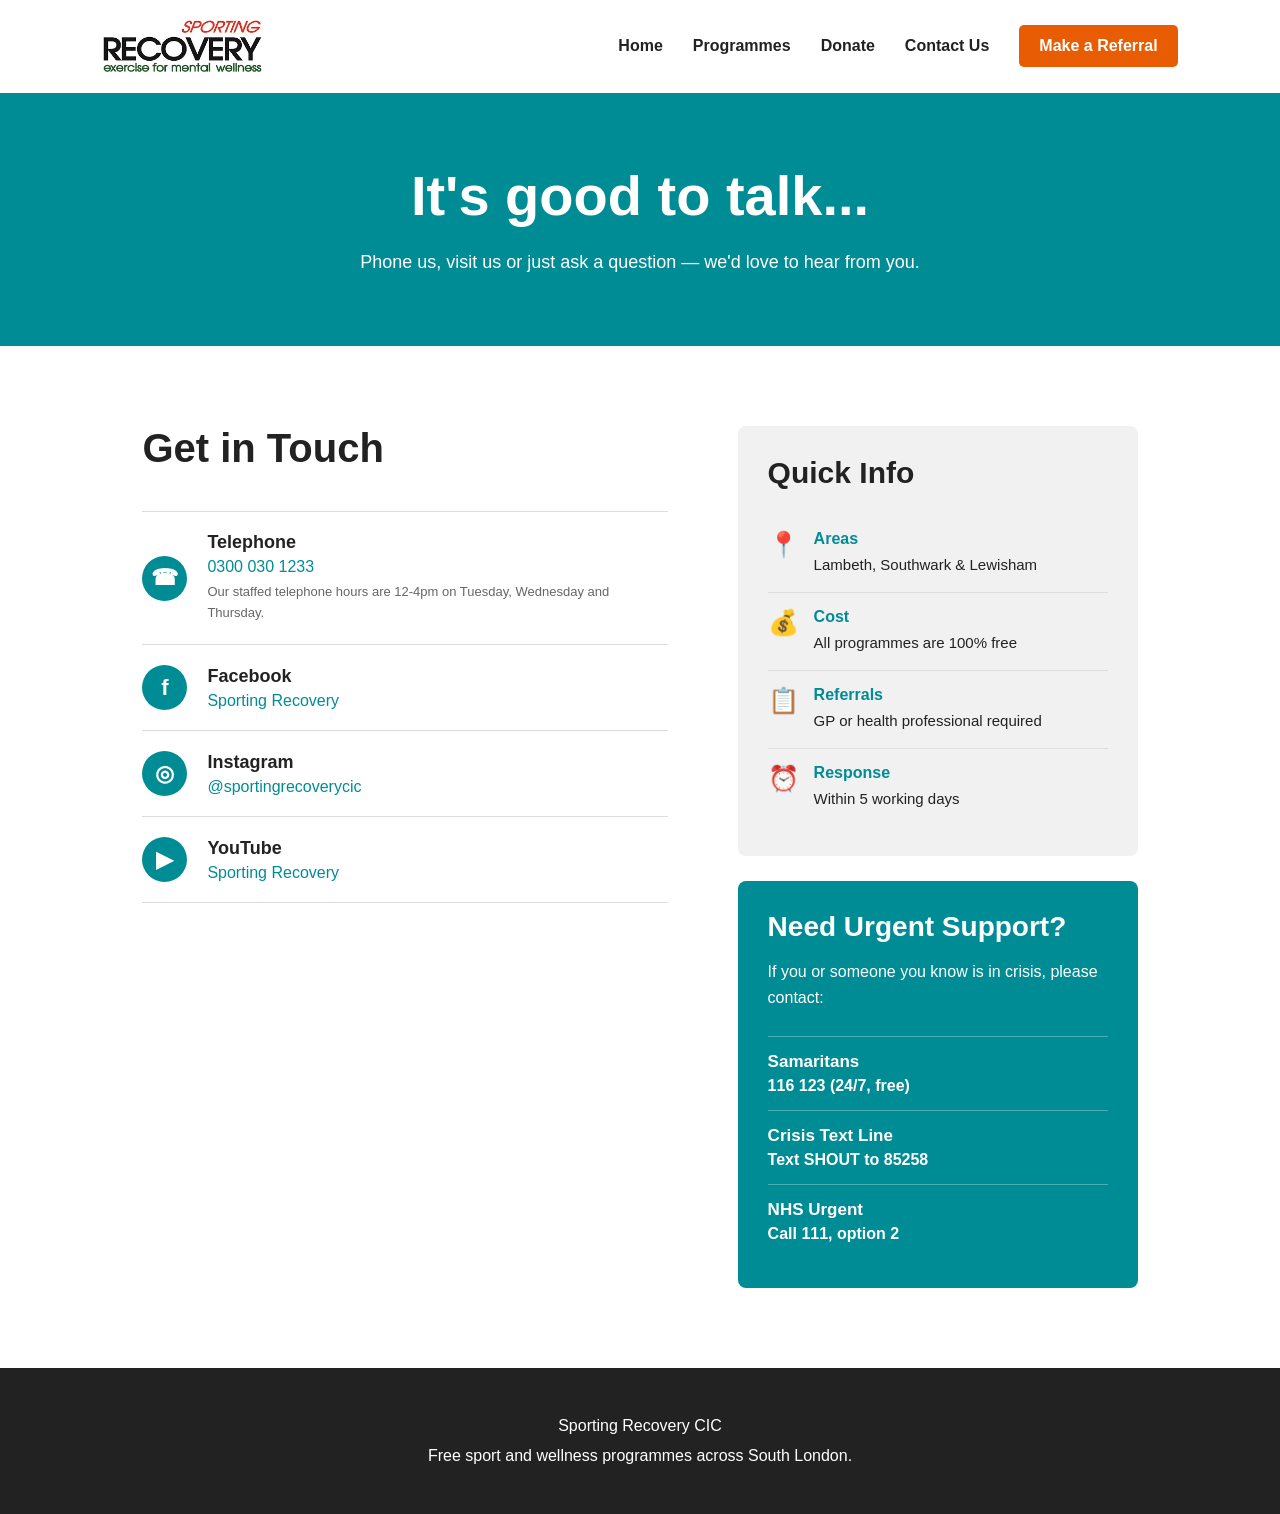
<file: pages/contact.html>
<!DOCTYPE html>

<html lang="en">

<head>
    <meta charset="UTF-8">
    <meta name="viewport" content="width=device-width, initial-scale=1.0">
    <title>Contact Us - Sporting Recovery</title>
    <link rel="stylesheet" href="../styles.css?v=2">
    <link rel="icon" type="image/png" href="../images/sr_icon.webp">
</head>

<body>

<!-- Header -->

<header>

    <a class="logo-link" href="../index.html">
        <img src="../images/sr-logo.jpg" alt="Sporting Recovery Logo">
    </a>

    <nav>

        <a class="nav-link" href="../index.html">
            Home
        </a>

        <a class="nav-link" href="./programmes.html">
            Programmes
        </a>

        <a class="nav-link" href="./donate.html">
            Donate
        </a>

        <a class="nav-link" href="./contact.html">
            Contact Us
        </a>

        <a class="header-button" href="./makereferral.html">
            Make a Referral
        </a>

    </nav>

</header>


<main>

    <!-- Contact Introduction -->

    <section class="contact-intro">

        <h1>
            It's good to talk...
        </h1>

        <p>
            Phone us, visit us or just ask a question — we'd love to
            hear from you.
        </p>

    </section>


    <!-- Contact Information -->

    <section class="contact-section">

        <!-- Left Side -->

        <div class="contact-details">

            <h2>
                Get in Touch
            </h2>


            <!-- Telephone -->

            <div class="contact-item">

                <div class="contact-icon">
                    ☎
                </div>

                <div>
                    <h3>Telephone</h3>

                    <a href="tel:03000301233">
                        0300 030 1233
                    </a>

                    <p class="contact-note">
                        Our staffed telephone hours are 12-4pm on Tuesday, Wednesday and Thursday.
                    </p>
                </div>

            </div>


            <!-- Facebook -->

            <div class="contact-item">

                <div class="contact-icon">
                    f
                </div>

                <div>
                    <h3>Facebook</h3>

                    <a
                        href="https://www.facebook.com/sportingrecovery/"
                        target="_blank"
                        rel="noopener noreferrer"
                    >
                        Sporting Recovery
                    </a>
                </div>

            </div>


            <!-- Instagram -->

            <div class="contact-item">

                <div class="contact-icon">
                    ◎
                </div>

                <div>
                    <h3>Instagram</h3>

                    <a
                        href="https://www.instagram.com/sportingrecoverycic/"
                        target="_blank"
                        rel="noopener noreferrer"
                    >
                        @sportingrecoverycic
                    </a>
                </div>

            </div>


            <!-- YouTube -->

            <div class="contact-item">

                <div class="contact-icon">
                    ▶
                </div>

                <div>
                    <h3>YouTube</h3>

                    <a
                        href="https://www.youtube.com/@sportingrecovery2006"
                        target="_blank"
                        rel="noopener noreferrer"
                    >
                        Sporting Recovery
                    </a>
                </div>

            </div>

        </div>


        <!-- Right Side -->

        <div class="contact-sidebar">


            <!-- Quick Info -->

            <div class="quick-info">

                <h2>
                    Quick Info
                </h2>


                <div class="quick-info-item">

                    <span>📍</span>

                    <div>
                        <h3>Areas</h3>
                        <p>
                            Lambeth, Southwark &amp; Lewisham
                        </p>
                    </div>

                </div>


                <div class="quick-info-item">

                    <span>💰</span>

                    <div>
                        <h3>Cost</h3>
                        <p>
                            All programmes are 100% free
                        </p>
                    </div>

                </div>


                <div class="quick-info-item">

                    <span>📋</span>

                    <div>
                        <h3>Referrals</h3>
                        <p>
                            GP or health professional required
                        </p>
                    </div>

                </div>


                <div class="quick-info-item">

                    <span>⏰</span>

                    <div>
                        <h3>Response</h3>
                        <p>
                            Within 5 working days
                        </p>
                    </div>

                </div>

            </div>


            <!-- Urgent Support -->

            <div class="urgent-support">

                <h2>
                    Need Urgent Support?
                </h2>

                <p>
                    If you or someone you know is in crisis, please
                    contact:
                </p>


                <div class="support-contact">

                    <h3>
                        Samaritans
                    </h3>

                    <strong>
                        116 123 (24/7, free)
                    </strong>

                </div>


                <div class="support-contact">

                    <h3>
                        Crisis Text Line
                    </h3>

                    <strong>
                        Text SHOUT to 85258
                    </strong>

                </div>


                <div class="support-contact">

                    <h3>
                        NHS Urgent
                    </h3>

                    <strong>
                        Call 111, option 2
                    </strong>

                </div>

            </div>

        </div>

    </section>

</main>


<!-- Footer -->

<footer>

    <p>
        Sporting Recovery CIC
    </p>

    <p>
        Free sport and wellness programmes across South London.
    </p>

</footer>


</body>

</html>
</file>
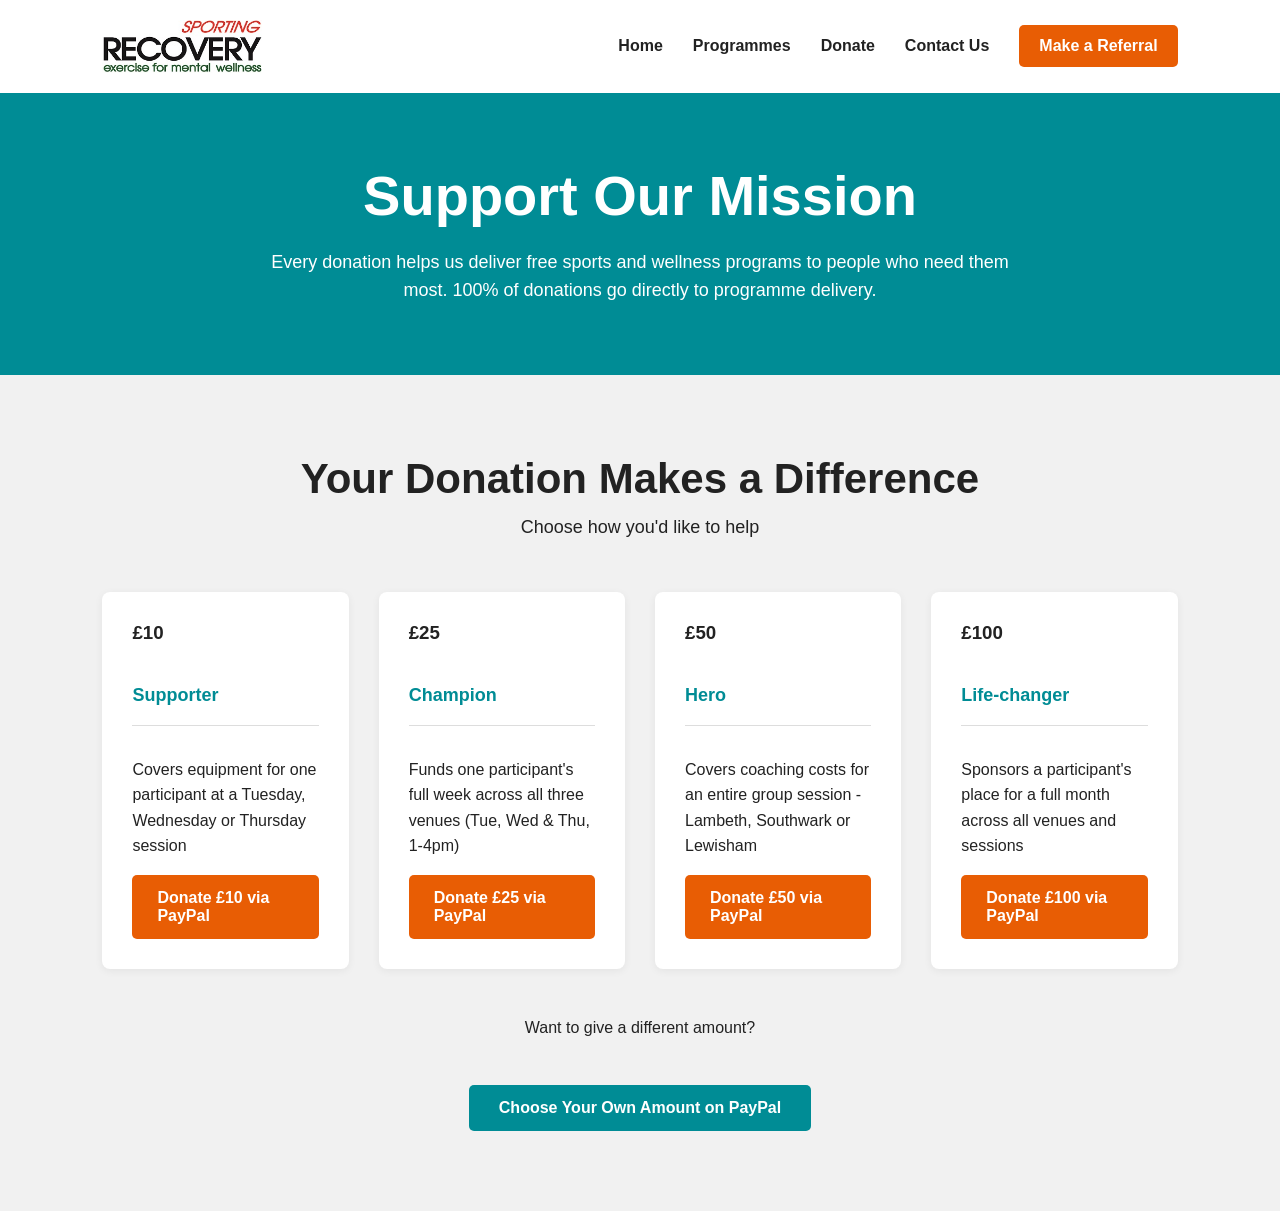
<file: pages/donate.html>
<!DOCTYPE html>

<html lang="en">

<head>
    <meta charset="UTF-8">
    <meta name="viewport" content="width=device-width, initial-scale=1.0">
    <title>Contact Us - Sporting Recovery</title>
    <link rel="stylesheet" href="../styles.css?v=2">
    <link rel="icon" type="image/png" href="../images/sr_icon.webp">
</head>

</head>
<body>

    <!-- Header -->

<header>

    <a class="logo-link" href="../index.html">
        <img src="../images/sr-logo.jpg" alt="Sporting Recovery Logo">
    </a>

    <nav>

        <a class="nav-link" href="../index.html">
            Home
        </a>

        <a class="nav-link" href="./programmes.html">
            Programmes
        </a>

        <a class="nav-link" href="./donate.html">
            Donate
        </a>

        <a class="nav-link" href="./contact.html">
            Contact Us
        </a>

        <a class="header-button" href="./makereferral.html">
            Make a Referral
        </a>

    </nav>

</header>

<main>

<!--Page introduction-->

    <section class="donate-intro">
        <h1>Support Our Mission</h1>
        <p>
            Every donation helps us deliver free sports and wellness programs to 
            people who need them most. 100% of donations go directly to programme delivery.
        </p>
    </section>

<!--Donate buttons-->
    <section class="donate-section">

        <div class="section-heading">
            <h2>Your Donation Makes a Difference</h2>
            <p>Choose how you'd like to help</p>
        </div>

        <div class="options-container">

            <!--£10-->
            <div class="donate-option">

                <h3>£10</h3>

                <p class="donate-type">Supporter</p>

                <p>Covers equipment for one participant at a Tuesday, Wednesday
                    or Thursday session
                </p>

                
                    <a class="button" href="https://www.paypal.com/paypalme/sportingrecovery/10GBP">
                        Donate £10 via PayPal
                    </a>

            </div>

            <!--£25-->
            <div class="donate-option">

                <h3>£25</h3>

                <p class="donate-type">Champion</p>

                <p>
                    Funds one participant's full week across all three venues
                    (Tue, Wed & Thu, 1-4pm)
                </p>

                
                    <a class="button" href="https://www.paypal.com/paypalme/sportingrecovery/25GBP">
                        Donate £25 via PayPal
                    </a>               

            </div>

            <!--£50-->
            <div class="donate-option">

                <h3>£50</h3>

                <p class="donate-type">Hero</p>

                <p>
                    Covers coaching costs for an entire group session - Lambeth, Southwark
                    or Lewisham
                </p>

                    <a class="button" href="https://www.paypal.com/paypalme/sportingrecovery/50GBP">
                        Donate £50 via PayPal
                    </a>

            </div>

            <!--£100-->
            <div class="donate-option">

                <h3>£100</h3>

                <p class="donate-type">Life-changer</p>

                <p>
                    Sponsors a participant's place for a full month across all
                    venues and sessions
                </p>

                    <a class="button" href="https://www.paypal.com/paypalme/sportingrecovery/100GBP">
                        Donate £100 via PayPal
                    </a>

            </div>

            <!--Custom amount-->
            <div class="custom-amount">
                <p>Want to give a different amount?</p>
                
                    <a class="view-programmes" href="https://www.paypal.com/paypalme/sportingrecovery">
                    Choose Your Own Amount on PayPal
                    </a>

            </div>
                        

        </div>
    </section>
</main>
    
</body>
</html>
</file>
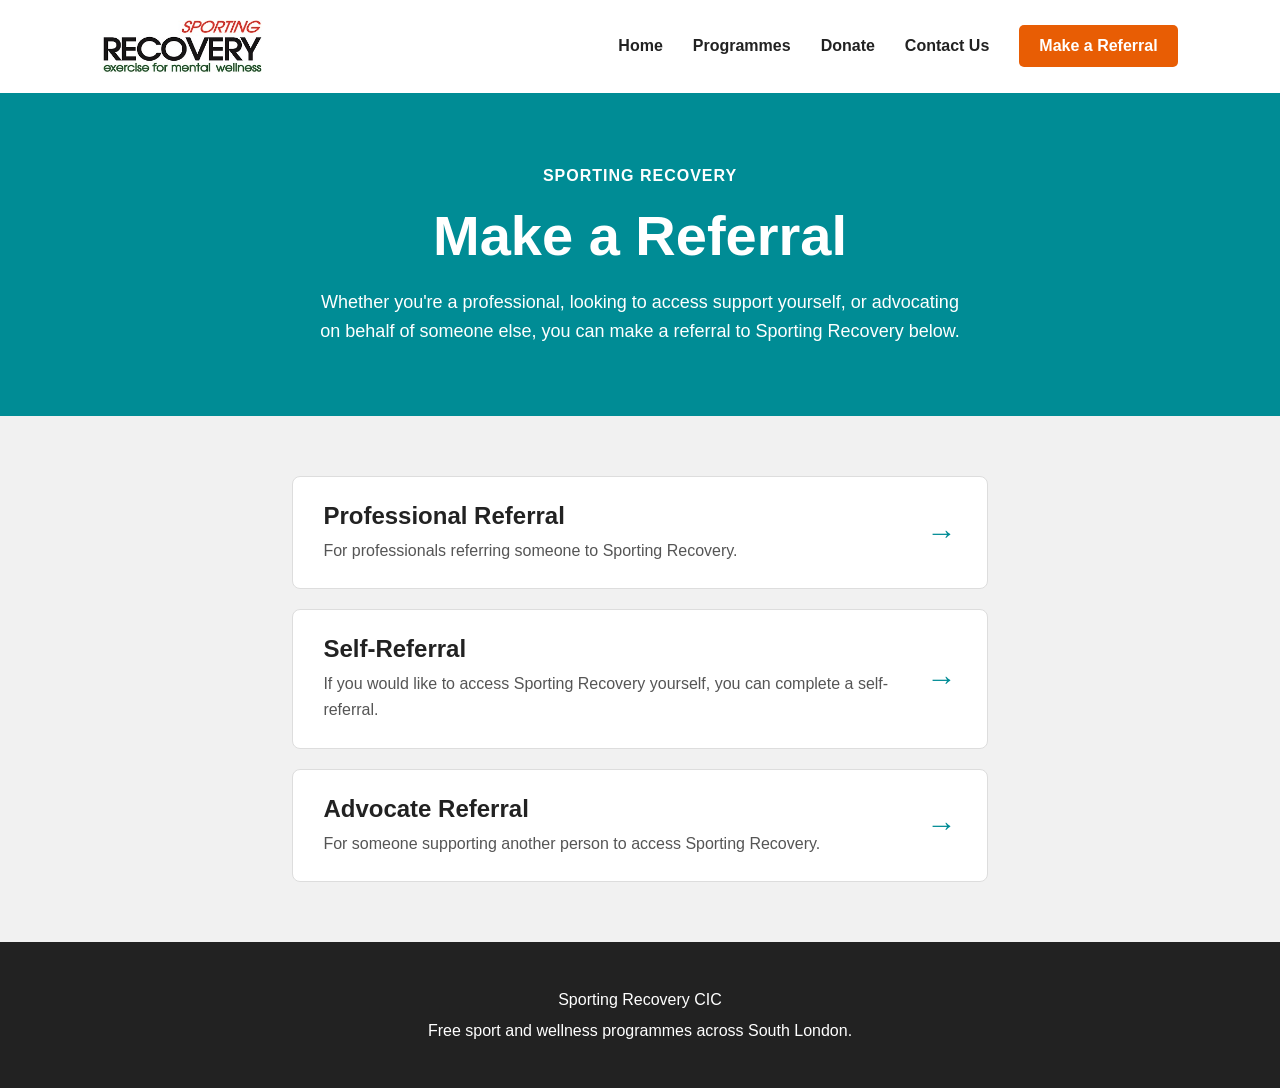
<file: pages/makereferral.html>
<!DOCTYPE html>

<html lang="en">

<head>
    <meta charset="UTF-8">
    <meta name="viewport" content="width=device-width, initial-scale=1.0">
    <title>Make a Referral - Sporting Recovery</title>
    <link rel="stylesheet" href="../styles.css?v=2">
    <link rel="icon" type="image/png" href="../images/sr_icon.webp">
</head>

<body>

<!-- Header -->

<header>


<a class="logo-link" href="../index.html">
    <img src="../images/sr-logo.jpg" alt="Sporting Recovery Logo">
</a>

<nav>

    <a class="nav-link" href="../index.html">
        Home
    </a>

    <a class="nav-link" href="./programmes.html">
        Programmes
    </a>

    <a class="nav-link" href="./donate.html">
        Donate
    </a>

    <a class="nav-link" href="./contact.html">
        Contact Us
    </a>

    <a class="header-button" href="./makereferral.html">
        Make a Referral
    </a>

</nav>


</header>



<main>

    <!-- Referral Page -->

    <section class="referral-page">


        <!-- Teal Heading Band -->

        <div class="referral-heading">

            <p class="tagline">
                Sporting Recovery
            </p>

            <h1>
                Make a Referral
            </h1>

            <p class="referral-intro">
                Whether you're a professional, looking to access support
                yourself, or advocating on behalf of someone else, you can
                make a referral to Sporting Recovery below.
            </p>

        </div>


        <!-- Referral Options -->

        <div class="referral-options">


            <!-- Professional Referral -->

            <a
                class="referral-option"
                href="https://app.plinth.org.uk/public-flow/40wMFgJ9dCgDXRQQXf7j"
            >

                <div class="referral-option-text">

                    <h2>
                        Professional Referral
                    </h2>

                    <p>
                        For professionals referring someone to
                        Sporting Recovery.
                    </p>

                </div>

                <span class="referral-arrow">
                    →
                </span>

            </a>


            <!-- Self Referral -->

            <a
                class="referral-option"
                href="https://app.plinth.org.uk/public-flow/lIiK5XGNHmE27IcveyWY"
            >

                <div class="referral-option-text">

                    <h2>
                        Self-Referral
                    </h2>

                    <p>
                        If you would like to access Sporting Recovery
                        yourself, you can complete a self-referral.
                    </p>

                </div>

                <span class="referral-arrow">
                    →
                </span>

            </a>


            <!-- Advocate Referral -->

            <a
                class="referral-option"
                href="https://app.plinth.org.uk/public-flow/VPKakHbRSPApWu0PTBlO"
            >

                <div class="referral-option-text">

                    <h2>
                        Advocate Referral
                    </h2>

                    <p>
                        For someone supporting another person to access
                        Sporting Recovery.
                    </p>

                </div>

                <span class="referral-arrow">
                    →
                </span>

            </a>

        </div>

    </section>

</main>


<!-- Footer -->

<footer>

    <p>
        Sporting Recovery CIC
    </p>

    <p>
        Free sport and wellness programmes across South London.
    </p>

</footer>


</body>

</html>
</file>
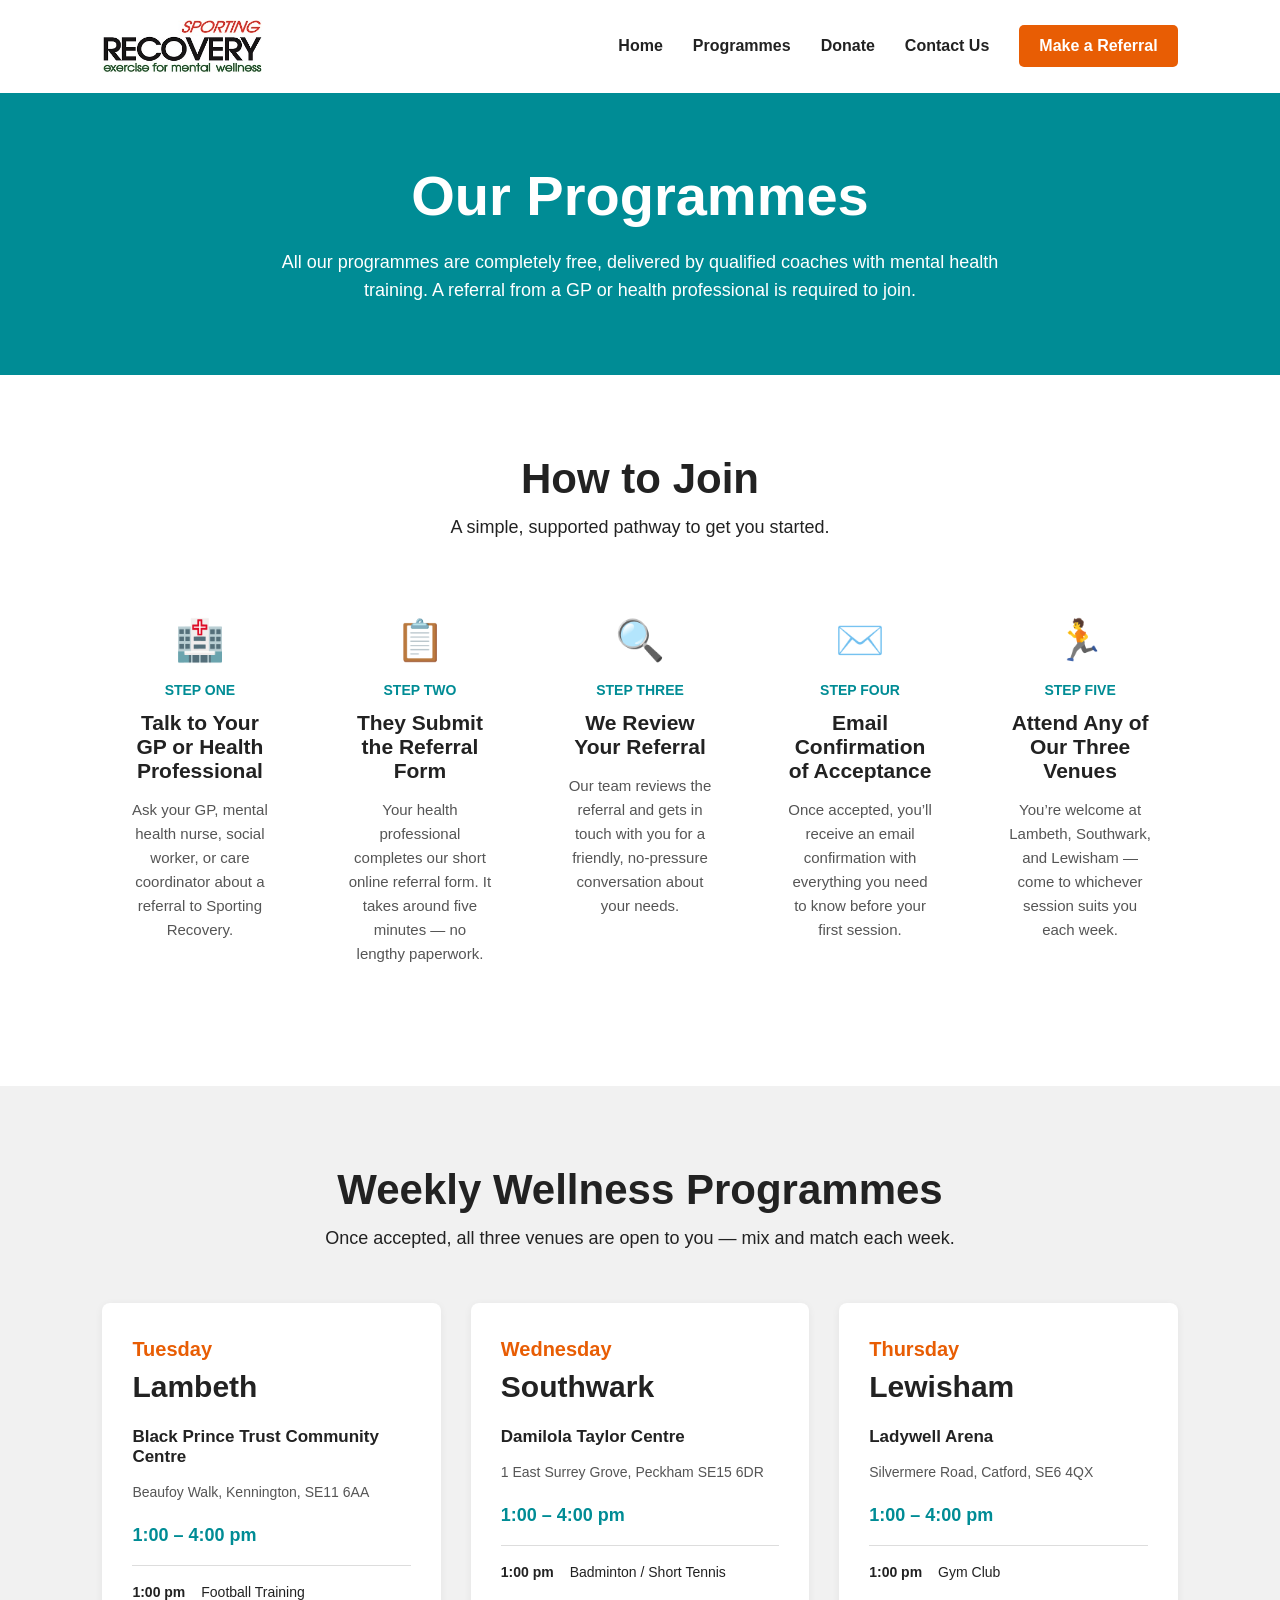
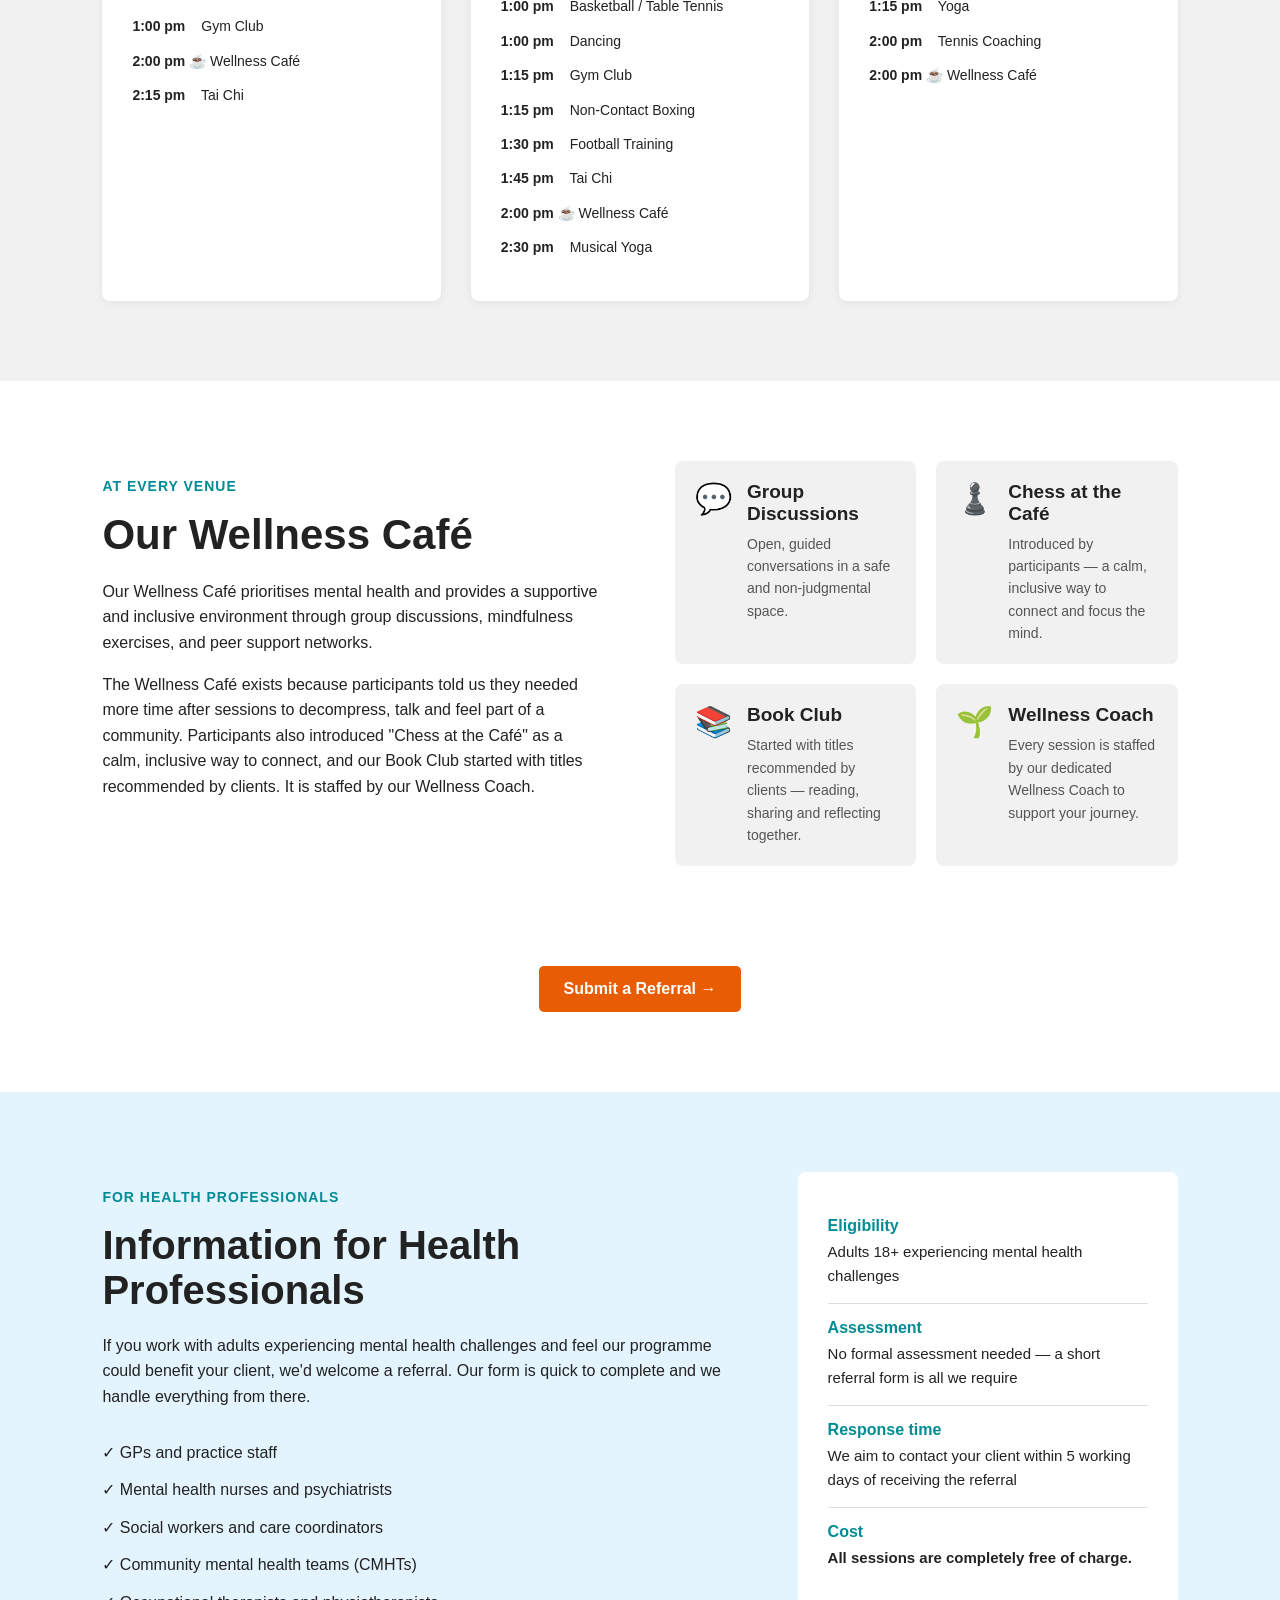
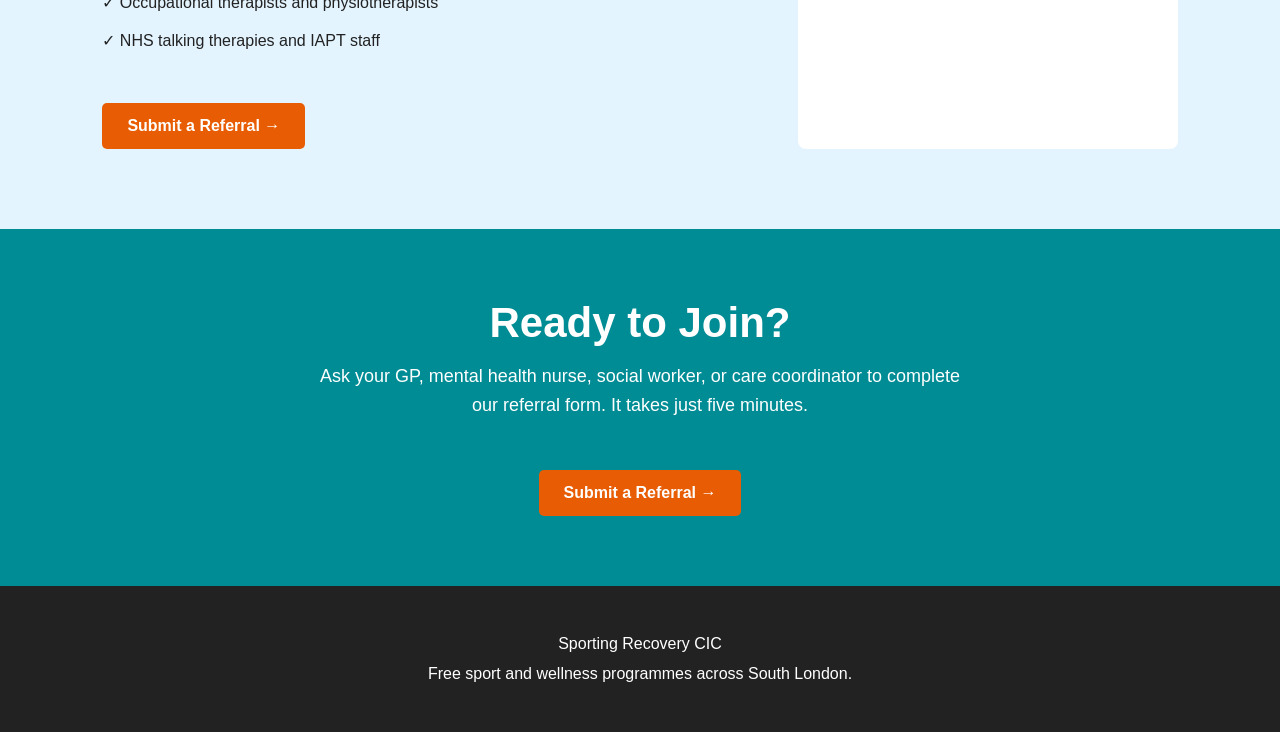
<file: pages/programmes.html>
<!DOCTYPE html>

<html lang="en">

<head>
    <meta charset="UTF-8">
    <meta name="viewport" content="width=device-width, initial-scale=1.0">
    <title>Our Programmes - Sporting Recovery</title>
    <link rel="stylesheet" href="../styles.css?v=2">
    <link rel="icon" type="image/png" href="../images/sr_icon.webp">
</head>

<body>

<!-- Header -->

<header>


<a class="logo-link" href="../index.html">
    <img src="../images/sr-logo.jpg" alt="Sporting Recovery Logo">
</a>

<nav>

    <a class="nav-link" href="../index.html">
        Home
    </a>

    <a class="nav-link" href="./programmes.html">
        Programmes
    </a>

    <a class="nav-link" href="./donate.html">
        Donate
    </a>

    <a class="nav-link" href="./contact.html">
        Contact Us
    </a>

    <a class="header-button" href="./makereferral.html">
        Make a Referral
    </a>

</nav>


</header>



<main>

    <!-- Page Introduction -->

    <section class="programmes-intro">

        <h1>Our Programmes</h1>

        <p>
            All our programmes are completely free, delivered by qualified
            coaches with mental health training. A referral from a GP or
            health professional is required to join.
        </p>

    </section>


    <!-- How to Join -->

    <section class="how-to-join">

        <div class="section-heading">

            <h2>How to Join</h2>

            <p>
                A simple, supported pathway to get you started.
            </p>

        </div>


        <div class="join-steps">

            <!-- Step 1 -->

            <div class="join-step">

                <div class="step-icon">
                    🏥
                </div>

                <p class="step-number">
                    Step one
                </p>

                <h3>
                    Talk to Your GP or Health Professional
                </h3>

                <p>
                    Ask your GP, mental health nurse, social worker, or
                    care coordinator about a referral to Sporting Recovery.
                </p>

            </div>


            <!-- Step 2 -->

            <div class="join-step">

                <div class="step-icon">
                    📋
                </div>

                <p class="step-number">
                    Step two
                </p>

                <h3>
                    They Submit the Referral Form
                </h3>

                <p>
                    Your health professional completes our short online
                    referral form. It takes around five minutes — no
                    lengthy paperwork.
                </p>

            </div>


            <!-- Step 3 -->

            <div class="join-step">

                <div class="step-icon">
                    🔍
                </div>

                <p class="step-number">
                    Step three
                </p>

                <h3>
                    We Review Your Referral
                </h3>

                <p>
                    Our team reviews the referral and gets in touch with
                    you for a friendly, no-pressure conversation about
                    your needs.
                </p>

            </div>


            <!-- Step 4 -->

            <div class="join-step">

                <div class="step-icon">
                    ✉️
                </div>

                <p class="step-number">
                    Step four
                </p>

                <h3>
                    Email Confirmation of Acceptance
                </h3>

                <p>
                    Once accepted, you’ll receive an email confirmation
                    with everything you need to know before your first
                    session.
                </p>

            </div>


            <!-- Step 5 -->

            <div class="join-step">

                <div class="step-icon">
                    🏃
                </div>

                <p class="step-number">
                    Step five
                </p>

                <h3>
                    Attend Any of Our Three Venues
                </h3>

                <p>
                    You’re welcome at Lambeth, Southwark, and Lewisham —
                    come to whichever session suits you each week.
                </p>

            </div>

        </div>

    </section>


    <!-- Weekly Wellness Programmes -->

    <section class="weekly-programmes">

        <div class="section-heading">

            <h2>Weekly Wellness Programmes</h2>

            <p>
                Once accepted, all three venues are open to you —
                mix and match each week.
            </p>

        </div>


        <div class="venue-container">


            <!-- Lambeth -->

            <div class="venue-card">

                <p class="venue-day">
                    Tuesday
                </p>

                <h3>
                    Lambeth
                </h3>

                <h4>
                    Black Prince Trust Community Centre
                </h4>

                <p class="venue-detail">
                    Beaufoy Walk, Kennington, SE11 6AA
                </p>

                <p class="venue-time">
                    1:00 – 4:00 pm
                </p>


                <div class="session-list">

                    <p><strong>1:00 pm</strong> Football Training</p>
                    <p><strong>1:00 pm</strong> Gym Club</p>
                    <p><strong>2:00 pm ☕</strong> Wellness Café</p>
                    <p><strong>2:15 pm</strong> Tai Chi</p>

                </div>

            </div>


            <!-- Southwark -->

            <div class="venue-card">

                <p class="venue-day">
                    Wednesday
                </p>

                <h3>
                    Southwark
                </h3>

                <h4>
                    Damilola Taylor Centre
                </h4>

                <p class="venue-detail">
                    1 East Surrey Grove, Peckham SE15 6DR
                </p>

                <p class="venue-time">
                    1:00 – 4:00 pm
                </p>


                <div class="session-list">

                    <p><strong>1:00 pm</strong> Badminton / Short Tennis</p>
                    <p><strong>1:00 pm</strong> Basketball / Table Tennis</p>
                    <p><strong>1:00 pm</strong> Dancing</p>
                    <p><strong>1:15 pm</strong> Gym Club</p>
                    <p><strong>1:15 pm</strong> Non-Contact Boxing</p>
                    <p><strong>1:30 pm</strong> Football Training</p>
                    <p><strong>1:45 pm</strong> Tai Chi</p>
                    <p><strong>2:00 pm ☕</strong> Wellness Café</p>
                    <p><strong>2:30 pm</strong> Musical Yoga</p>

                </div>

            </div>


            <!-- Lewisham -->

            <div class="venue-card">

                <p class="venue-day">
                    Thursday
                </p>

                <h3>
                    Lewisham
                </h3>

                <h4>
                    Ladywell Arena
                </h4>

                <p class="venue-detail">
                    Silvermere Road, Catford, SE6 4QX
                </p>

                <p class="venue-time">
                    1:00 – 4:00 pm
                </p>


                <div class="session-list">

                    <p><strong>1:00 pm</strong> Gym Club</p>
                    <p><strong>1:15 pm</strong> Yoga</p>
                    <p><strong>2:00 pm</strong> Tennis Coaching</p>
                    <p><strong>2:00 pm ☕</strong> Wellness Café</p>

                </div>

            </div>

        </div>

    </section>


    <!-- Wellness Cafe -->

    <section class="wellness-cafe">

        <div class="cafe-text">

            <p class="small-heading">
                At Every Venue
            </p>

            <h2>
                Our Wellness Café
            </h2>

            <p>
                Our Wellness Café prioritises mental health and provides
                a supportive and inclusive environment through group
                discussions, mindfulness exercises, and peer support
                networks.
            </p>

            <p>
                The Wellness Café exists because participants told us
                they needed more time after sessions to decompress, talk
                and feel part of a community. Participants also introduced
                "Chess at the Café" as a calm, inclusive way to connect,
                and our Book Club started with titles recommended by
                clients. It is staffed by our Wellness Coach.
            </p>

        </div>


        <div class="cafe-features">

            <div class="cafe-feature">

                <span>💬</span>

                <div>
                    <h3>Group Discussions</h3>
                    <p>
                        Open, guided conversations in a safe and
                        non-judgmental space.
                    </p>
                </div>

            </div>


            <div class="cafe-feature">

                <span>♟️</span>

                <div>
                    <h3>Chess at the Café</h3>
                    <p>
                        Introduced by participants — a calm, inclusive
                        way to connect and focus the mind.
                    </p>
                </div>

            </div>


            <div class="cafe-feature">

                <span>📚</span>

                <div>
                    <h3>Book Club</h3>
                    <p>
                        Started with titles recommended by clients —
                        reading, sharing and reflecting together.
                    </p>
                </div>

            </div>


            <div class="cafe-feature">

                <span>🌱</span>

                <div>
                    <h3>Wellness Coach</h3>
                    <p>
                        Every session is staffed by our dedicated Wellness
                        Coach to support your journey.
                    </p>
                </div>

            </div>

        </div>

    </section>


    <!-- Referral Button -->

    <div class="programmes-referral">

        <a class="button" href="makereferral.html">
            Submit a Referral →
        </a>

    </div>


    <!-- Information for Health Professionals -->

    <section class="health-professionals">

        <div class="health-professional-content">

            <div class="health-professional-main">

                <p class="small-heading">
                    FOR HEALTH PROFESSIONALS
                </p>

                <h2>
                    Information for Health Professionals
                </h2>

                <p>
                    If you work with adults experiencing mental health
                    challenges and feel our programme could benefit your
                    client, we'd welcome a referral. Our form is quick to
                    complete and we handle everything from there.
                </p>


                <div class="professional-list">

                    <p>✓ GPs and practice staff</p>
                    <p>✓ Mental health nurses and psychiatrists</p>
                    <p>✓ Social workers and care coordinators</p>
                    <p>✓ Community mental health teams (CMHTs)</p>
                    <p>✓ Occupational therapists and physiotherapists</p>
                    <p>✓ NHS talking therapies and IAPT staff</p>

                </div>


                <a class="button" href="makereferral.html">
                    Submit a Referral →
                </a>

            </div>


            <!-- Eligibility -->

            <div class="eligibility-box">

                <div class="eligibility-item">

                    <h3>Eligibility</h3>

                    <p>
                        Adults 18+ experiencing mental health challenges
                    </p>

                </div>


                <div class="eligibility-item">

                    <h3>Assessment</h3>

                    <p>
                        No formal assessment needed — a short referral
                        form is all we require
                    </p>

                </div>


                <div class="eligibility-item">

                    <h3>Response time</h3>

                    <p>
                        We aim to contact your client within 5 working
                        days of receiving the referral
                    </p>

                </div>


                <div class="eligibility-item">

                    <h3>Cost</h3>

                    <p>
                        <strong>
                            All sessions are completely free of charge.
                        </strong>
                    </p>

                </div>

            </div>

        </div>

    </section>


    <!-- Ready to Join -->

    <section class="ready-to-join">

        <h2>
            Ready to Join?
        </h2>

        <p>
            Ask your GP, mental health nurse, social worker, or care
            coordinator to complete our referral form. It takes just
            five minutes.
        </p>

        <a class="button" href="makereferral.html">
            Submit a Referral →
        </a>

    </section>

</main>


<!-- Footer -->

<footer>

    <p>
        Sporting Recovery CIC
    </p>

    <p>
        Free sport and wellness programmes across South London.
    </p>

</footer>


</body>

</html>
</file>
<file: styles.css>
/* ==================================================
GENERAL
================================================== */

* {
  box-sizing: border-box;
  }

body {
margin: 0;
font-family: Arial, sans-serif;
color: #222;
background: white;
}

h1,
h2,
h3 {
margin-top: 0;
}

p {
line-height: 1.6;
}

/* ==================================================
HEADER
================================================== */

header {
display: flex;
align-items: center;
justify-content: space-between;
padding: 20px 8%;
}

/* Logo */

.logo-link {
border: none;
outline: none;
background: none;
text-decoration: none;
}

.logo-link:hover,
.logo-link:focus {
border: none;
outline: none;
background: none;
}

header img {
width: 160px;
display: block;
}

/* Navigation */

header nav {
display: flex;
align-items: center;
gap: 30px;
}

.nav-link {
color: #222;
text-decoration: none;
font-weight: bold;
}

.nav-link:hover {
color: #008c95;
}

/* ==================================================
BUTTONS
================================================== */

.header-button,
.button,
.programme-button {
background: #e85d04;
color: white;
text-decoration: none;
font-weight: bold;
border-radius: 5px;
}

.header-button {
padding: 12px 20px;
}

.button {
display: inline-block;
margin-top: 20px;
padding: 14px 25px;
}

.programme-button {
display: block;
margin-top: auto;
padding: 12px;
text-align: center;
}

.header-button:hover,
.button:hover,
.programme-button:hover {
background: #c94f03;
}

/* ==================================================
HOMEPAGE - HERO
================================================== */

.hero {
display: flex;
align-items: center;
gap: 60px;
background: #f1f1f1;
padding: 80px 8%;
}

.hero-text {
flex: 1;
}

.tagline {
font-weight: bold;
color: #e85d04;
text-transform: uppercase;
letter-spacing: 1px;
}

.hero h1 {
font-size: 60px;
line-height: 1;
max-width: 700px;
margin: 20px 0;
}

.hero-text > p:not(.tagline) {
font-size: 19px;
max-width: 650px;
}

.hero-video {
flex: 1;
}

.hero-video video {
width: 100%;
aspect-ratio: 16 / 9;
border-radius: 8px;
}

/* ==================================================
HOMEPAGE - WHO WE ARE
================================================== */

.about {
padding: 80px 8%;
}

.about > h2 {
font-size: 40px;
margin-bottom: 20px;
}

.about-intro {
max-width: 900px;
font-size: 18px;
margin-bottom: 50px;
}

.about-columns {
display: flex;
gap: 60px;
}

.about-block {
flex: 1;
}

.about-block h3 {
font-size: 18px;
color: #008c95;
letter-spacing: 1px;
margin-top: 0;
}

.about-block p {
font-size: 17px;
}

/* ==================================================
HOMEPAGE - OUR IMPACT
================================================== */

.impact {
background: #008c95;
color: white;
padding: 70px 8%;
}

.section-heading {
text-align: center;
margin-bottom: 50px;
}

.section-heading h2 {
font-size: 42px;
margin-bottom: 10px;
}

.section-heading p {
font-size: 18px;
margin: 0;
}

.stats {
display: flex;
justify-content: space-between;
text-align: center;
gap: 30px;
}

.stat {
flex: 1;
}

.stat strong {
display: block;
font-size: 48px;
line-height: 1;
margin-bottom: 10px;
}

.stat span {
font-size: 17px;
}

/* ==================================================
HOMEPAGE - OUR PROGRAMMES
================================================== */

.programmes {
padding: 80px 8%;
}

.programme-container {
display: grid;
grid-template-columns: repeat(4, 1fr);
gap: 25px;
}

.programme-card {
display: flex;
flex-direction: column;
padding: 25px;
border: 1px solid #ddd;
border-radius: 8px;
}

.programme-icon {
font-size: 40px;
margin-bottom: 15px;
}

.borough {
color: #008c95;
font-weight: bold;
text-transform: uppercase;
font-size: 14px;
margin: 0 0 8px;
}

.programme-card h3 {
font-size: 24px;
margin-bottom: 10px;
}

.programme-card > p:not(.borough) {
font-size: 15px;
}

.programme-detail {
font-size: 14px !important;
margin: 8px 0;
}

.view-programmes {
display: block;
width: fit-content;
margin: 45px auto 0;
padding: 14px 30px;
background: #008c95;
color: white;
text-decoration: none;
font-weight: bold;
border-radius: 5px;
}

.hero-text .view-programmes {
    display: inline-block;
    margin: 20px 0 0 10px;
}

.view-programmes:hover {
background: #006f76;
}

/* ==================================================
FOOTER
================================================== */

footer {
background: #222;
color: white;
text-align: center;
padding: 40px 8%;
}

footer p {
margin: 5px;
}

/* ==================================================
REFERRAL PAGE
================================================== */

.referral-page {
background: #f1f1f1;
min-height: calc(100vh - 100px);
}

/* Teal heading */

.referral-heading {
background: #008c95;
color: white;
text-align: center;
padding: 70px 8%;
}

.referral-heading .tagline {
color: white;
margin: 0 0 15px;
}

.referral-heading h1 {
font-size: 56px;
margin: 0 0 20px;
}

.referral-intro {
max-width: 650px;
margin: 0 auto;
font-size: 18px;
}

/* Referral options */

.referral-options {
max-width: 900px;
margin: 0 auto;
padding: 60px 8%;
display: flex;
flex-direction: column;
gap: 20px;
text-align: left;
}

.referral-option {
display: flex;
align-items: center;
justify-content: space-between;
gap: 30px;
padding: 25px 30px;
background: white;
border: 1px solid #ddd;
border-radius: 8px;
color: #222;
text-decoration: none;
transition: transform 0.2s ease, box-shadow 0.2s ease;
}

.referral-option:hover {
transform: translateY(-3px);
box-shadow: 0 5px 15px rgba(0, 0, 0, 0.08);
}

.referral-option-text h2 {
margin: 0 0 8px;
font-size: 24px;
}

.referral-option-text p {
margin: 0;
color: #555;
}

.referral-arrow {
font-size: 30px;
color: #008c95;
flex-shrink: 0;
}

/* ==================================================
PROGRAMMES PAGE
================================================== */

/* Page introduction */

.programmes-intro {
background: #008c95;
color: white;
text-align: center;
padding: 70px 8%;
}

.programmes-intro h1 {
font-size: 56px;
margin-bottom: 20px;
}

.programmes-intro p {
max-width: 750px;
margin: 0 auto;
font-size: 18px;
}

/* How to join */

.how-to-join {
padding: 80px 8%;
}

.join-steps {
display: grid;
grid-template-columns: repeat(5, 1fr);
gap: 25px;
}

.join-step {
text-align: center;
padding: 25px;
}

.step-icon {
font-size: 40px;
margin-bottom: 15px;
}

.step-number {
color: #008c95;
font-weight: bold;
text-transform: uppercase;
font-size: 14px;
margin: 0 0 10px;
}

.join-step h3 {
font-size: 21px;
margin-bottom: 10px;
}

.join-step p:last-child {
font-size: 15px;
color: #555;
}

/* Weekly programmes */

.weekly-programmes {
background: #f1f1f1;
padding: 80px 8%;
}

.venue-container {
display: grid;
grid-template-columns: repeat(3, 1fr);
gap: 30px;
max-width: 1200px;
margin: 0 auto;
}

.venue-card {
background: white;
padding: 30px;
border-radius: 8px;
box-shadow: 0 2px 8px rgba(0, 0, 0, 0.06);
}

.venue-day {
color: #e85d04;
font-size: 20px;
font-weight: bold;
margin: 0 0 5px;
}

.venue-card h3 {
font-size: 30px;
margin-bottom: 15px;
}

.venue-card h4 {
font-size: 17px;
margin-bottom: 5px;
}

.venue-detail {
color: #555;
font-size: 14px;
}

.venue-time {
color: #008c95;
font-size: 18px;
font-weight: bold;
border-bottom: 1px solid #ddd;
padding-bottom: 15px;
margin-bottom: 15px;
}

.session-list p {
font-size: 14px;
margin: 12px 0;
}

.session-list strong {
display: inline-block;
min-width: 65px;
}

/* Wellness Cafe */

.wellness-cafe {
display: flex;
gap: 70px;
padding: 80px 8%;
align-items: flex-start;
}

.cafe-text {
flex: 1;
}

.small-heading {
color: #008c95;
font-size: 14px;
font-weight: bold;
letter-spacing: 1px;
text-transform: uppercase;
}

.cafe-text h2 {
font-size: 42px;
margin-bottom: 20px;
}

.cafe-features {
flex: 1;
display: grid;
grid-template-columns: 1fr 1fr;
gap: 20px;
}

.cafe-feature {
display: flex;
gap: 15px;
padding: 20px;
background: #f1f1f1;
border-radius: 8px;
}

.cafe-feature > span {
font-size: 30px;
flex-shrink: 0;
}

.cafe-feature h3 {
margin: 0 0 8px;
font-size: 19px;
}

.cafe-feature p {
margin: 0;
font-size: 14px;
color: #555;
}

/* Programmes referral */

.programmes-referral {
text-align: center;
padding: 0 8% 80px;
}

/* Health professionals */

.health-professionals {
background: #e3f4ff;
padding: 80px 8%;
}

.health-professional-content {
display: flex;
gap: 70px;
max-width: 1200px;
margin: 0 auto;
}

.health-professional-main {
flex: 1;
}

.health-professional-main h2 {
font-size: 40px;
margin-bottom: 20px;
}

.professional-list {
margin: 30px 0;
}

.professional-list p {
margin: 12px 0;
font-size: 16px;
}

/* Eligibility */

.eligibility-box {
width: 380px;
background: white;
padding: 30px;
border-radius: 8px;
}

.eligibility-item {
padding: 15px 0;
border-bottom: 1px solid #ddd;
}

.eligibility-item:last-child {
border-bottom: none;
}

.eligibility-item h3 {
color: #008c95;
font-size: 16px;
margin-bottom: 5px;
}

.eligibility-item p {
font-size: 15px;
margin: 0;
}

/* Ready to join */

.ready-to-join {
background: #008c95;
color: white;
text-align: center;
padding: 70px 8%;
}

.ready-to-join h2 {
font-size: 42px;
margin-bottom: 15px;
}

.ready-to-join p {
max-width: 650px;
margin: 0 auto 30px;
font-size: 18px;
}

.ready-to-join .button {
background: #e85d04;
}

.ready-to-join .button:hover {
background: #c94f03;
}

/* ==================================================
DONATE PAGE
===================================================*/

.donate-intro {
background: #008c95;
color: white;
text-align: center;
padding: 70px 8%;
}

.donate-intro h1 {
font-size: 56px;
margin-bottom: 20px;
}

.donate-intro p {
max-width: 750px;
margin: 0 auto;
font-size: 18px;
}

.donate-section {
    background: #f1f1f1;
    padding: 80px 8%;
}

.options-container {
    display: grid;
    grid-template-columns: repeat(4, 1fr);
    gap: 30px;
    max-width: 1200px;
    margin: 0 auto;
    align-items: stretch;
}

.donate-option {
    background: white;
    padding: 30px;
    border-radius: 8px;
    box-shadow: 0 2px 8px rgba(0, 0, 0, 0.06);

    display: flex;
    flex-direction: column;
}

.donate-type {
    color: #008c95;
    font-size: 18px;
    font-weight: bold;
    border-bottom: 1px solid #ddd;
    padding-bottom: 15px;
    margin-bottom: 15px;
}

.donate-option .button {
    margin-top: auto;
    margin-bottom: 0;
}

.custom-amount {
    grid-column: 1 / -1;
    text-align: center;
}


/* ==================================================
CONTACT PAGE
================================================== */

/* Contact introduction */

.contact-intro {
background: #008c95;
color: white;
text-align: center;
padding: 70px 8%;
}

.contact-intro h1 {
font-size: 56px;
margin: 0 0 20px;
}

.contact-intro p {
max-width: 700px;
margin: 0 auto;
font-size: 18px;
}

/* Contact section */

.contact-section {
display: flex;
gap: 70px;
padding: 80px 8%;
max-width: 1200px;
margin: 0 auto;
}

/* Contact details */

.contact-details {
flex: 1;
}

.contact-details > h2 {
font-size: 40px;
margin-bottom: 40px;
}

.contact-item {
display: flex;
align-items: center;
gap: 20px;
padding: 20px 0;
border-bottom: 1px solid #ddd;
}

.contact-item:first-of-type {
border-top: 1px solid #ddd;
}

.contact-icon {
width: 45px;
height: 45px;
display: flex;
align-items: center;
justify-content: center;
background: #008c95;
color: white;
border-radius: 50%;
font-size: 22px;
font-weight: bold;
flex-shrink: 0;
}

.contact-item h3 {
margin: 0 0 5px;
font-size: 18px;
}

.contact-item a {
color: #008c95;
text-decoration: none;
font-size: 16px;
}

.contact-item a:hover {
text-decoration: underline;
}

.contact-note {
margin: 6px 0 0;
font-size: 13px;
color: #666;
}

/* Contact sidebar */

.contact-sidebar {
width: 400px;
}

/* Quick info */

.quick-info {
background: #f1f1f1;
padding: 30px;
border-radius: 8px;
}

.quick-info h2 {
font-size: 30px;
margin-bottom: 25px;
}

.quick-info-item {
display: flex;
gap: 15px;
align-items: flex-start;
padding: 15px 0;
border-bottom: 1px solid #ddd;
}

.quick-info-item:last-child {
border-bottom: none;
}

.quick-info-item > span {
font-size: 25px;
flex-shrink: 0;
}

.quick-info-item h3 {
margin: 0 0 5px;
font-size: 16px;
color: #008c95;
}

.quick-info-item p {
margin: 0;
font-size: 15px;
}

/* Urgent support */

.urgent-support {
margin-top: 25px;
padding: 30px;
background: #008c95;
color: white;
border-radius: 8px;
}

.urgent-support h2 {
font-size: 28px;
margin-bottom: 15px;
}

.urgent-support > p {
margin-bottom: 25px;
}

.support-contact {
padding: 15px 0;
border-top: 1px solid rgba(255, 255, 255, 0.3);
}

.support-contact h3 {
margin: 0 0 5px;
font-size: 17px;
}

.support-contact strong {
font-size: 16px;
}

/* ==================================================
TABLET
================================================== */

@media (max-width: 900px) {

/* Header */

header {
    padding: 20px 5%;
}

header nav {
    gap: 15px;
}


/* Homepage hero */

.hero {
    flex-direction: column;
}

.hero-text,
.hero-video {
    width: 100%;
}


/* Homepage programmes */

.programme-container {
    grid-template-columns: repeat(2, 1fr);
}


/* Programmes page */

.join-steps {
    grid-template-columns: repeat(2, 1fr);
}

.venue-container {
    grid-template-columns: 1fr;
}

.wellness-cafe {
    flex-direction: column;
}

.health-professional-content {
    flex-direction: column;
}

.eligibility-box {
    width: 100%;
}


/* Contact page */

.contact-section {
    flex-direction: column;
    padding: 60px 8%;
}

.contact-sidebar {
    width: 100%;
}

}

/* ==================================================
MOBILE
================================================== */

@media (max-width: 600px) {

/* Header */

header {
    padding: 15px 5%;
    align-items: flex-start;
}

header img {
    width: 120px;
}

header nav {
    gap: 12px;
    flex-wrap: wrap;
    justify-content: flex-end;
}

.nav-link {
    font-size: 14px;
}

.header-button {
    padding: 10px 14px;
    font-size: 14px;
}


/* Hero */

.hero {
    padding: 60px 5%;
}

.hero h1 {
    font-size: 42px;
}


/* Homepage */

.about,
.programmes {
    padding: 60px 5%;
}

.about-columns {
    flex-direction: column;
    gap: 30px;
}

.impact {
    padding: 60px 5%;
}

.stats {
    flex-direction: column;
    gap: 40px;
}

.programme-container {
    grid-template-columns: 1fr;
}


/* Section headings */

.section-heading h2,
.about > h2 {
    font-size: 34px;
}


/* Referral page */

.referral-heading {
    padding: 60px 5%;
}

.referral-heading h1 {
    font-size: 42px;
}

.referral-intro {
    font-size: 16px;
}

.referral-options {
    padding: 40px 5%;
}

.referral-option {
    padding: 20px;
}

.referral-option-text h2 {
    font-size: 20px;
}

.referral-option-text p {
    font-size: 14px;
}

.referral-arrow {
    font-size: 24px;
}


/* Programmes page */

.programmes-intro {
    padding: 60px 5%;
}

.programmes-intro h1 {
    font-size: 42px;
}

.how-to-join,
.weekly-programmes,
.wellness-cafe,
.health-professionals {
    padding: 60px 5%;
}

.join-steps {
    grid-template-columns: 1fr;
}

.join-step {
    padding: 15px;
}

.venue-card {
    padding: 25px;
}

.cafe-features {
    grid-template-columns: 1fr;
}

.health-professional-main h2 {
    font-size: 34px;
}

.ready-to-join {
    padding: 60px 5%;
}

.ready-to-join h2 {
    font-size: 34px;
}


/* Contact page */

.contact-intro {
    padding: 60px 5%;
}

.contact-intro h1 {
    font-size: 42px;
}

.contact-section {
    padding: 60px 5%;
}

.contact-details > h2 {
    font-size: 34px;
}

.contact-item {
    gap: 15px;
}

.quick-info,
.urgent-support {
    padding: 25px;
}

/* Donate page */

.donate-intro {
    padding: 60px 5%;
}

.donate-intro h1 {
    font-size: 42px;
}

.donate-intro p {
    font-size: 16px;
}

.donate-section {
    padding: 60px 5%;
}

.options-container {
    grid-template-columns: 1fr;
    gap: 20px;
}

.donate-option {
    padding: 25px;
}

.custom-amount {
    grid-column: 1;
    text-align: center;
}

.custom-amount .view-programmes {
    margin-top: 20px;
}
}
</file>
